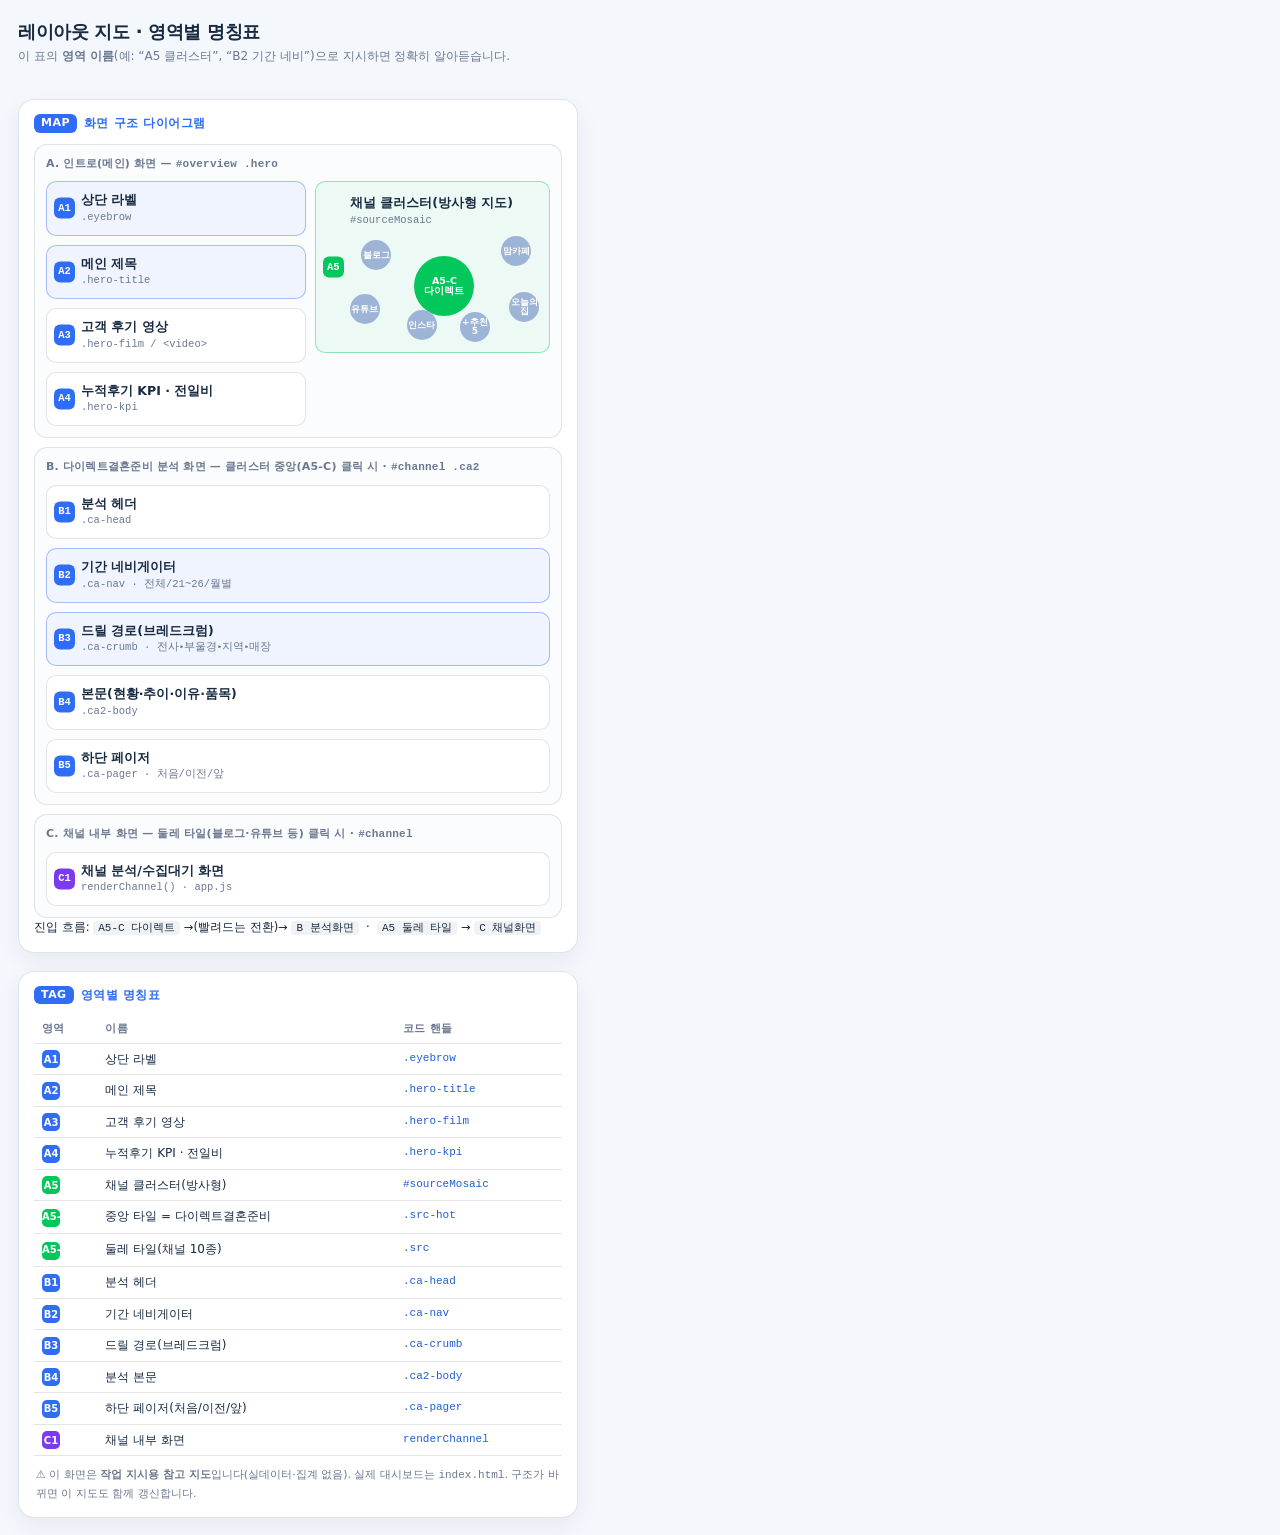
<file: web/layout-map.html>
<!DOCTYPE html>
<html lang="ko">
<head>
  <meta charset="UTF-8" />
  <meta name="viewport" content="width=device-width, initial-scale=1.0" />
  <title>레이아웃 지도 · 영역별 명칭표 — Viral Monitor</title>
  <style>
    :root{
      --bg:#f4f7fc; --surface:#fff; --text:#172a42; --muted:#6b7890;
      --accent:#2f6df6; --line:rgba(23,42,66,.12);
      --s:#1f5fd0; --l:#d23b54; --green:#03c75a;
    }
    *{box-sizing:border-box;}
    body{
      margin:0; font-family:"Noto Sans KR",system-ui,sans-serif;
      background:var(--bg); color:var(--text); padding:18px;
      font-size:14px; line-height:1.5;
    }
    h1{font-size:18px; font-weight:900; letter-spacing:-.02em; margin:0 0 2px;}
    .sub{font-size:12px; color:var(--muted); margin:0 0 16px;}
    .wrap{display:flex; flex-direction:column; gap:18px; max-width:560px;}
    .panel{
      background:var(--surface); border:1px solid var(--line); border-radius:16px;
      padding:14px 15px; box-shadow:0 8px 24px rgba(23,42,66,.06);
    }
    .ptit{font-size:12px; font-weight:900; letter-spacing:.04em; color:var(--accent);
      margin:0 0 11px; display:flex; align-items:center; gap:7px;}
    .ptit .pin{background:var(--accent); color:#fff; border-radius:6px; font-size:11px;
      padding:1px 7px; font-weight:900;}

    /* 다이어그램 박스 */
    .map{display:flex; flex-direction:column; gap:9px;}
    .scr{border:1.5px solid var(--line); border-radius:13px; padding:11px; background:#fbfcfe;}
    .scr-h{font-size:11px; font-weight:900; color:var(--muted); margin:0 0 9px; letter-spacing:.02em;}
    .row{display:flex; gap:9px;}
    .col{flex:1; display:flex; flex-direction:column; gap:9px; min-width:0;}
    .zone{
      position:relative; border-radius:10px; padding:9px 10px 9px 34px; min-height:42px;
      background:#fff; border:1px solid var(--line); display:flex; flex-direction:column; justify-content:center;
    }
    .zone .tag{
      position:absolute; left:7px; top:50%; transform:translateY(-50%);
      width:21px; height:21px; border-radius:6px; background:var(--accent); color:#fff;
      font-size:10.5px; font-weight:900; display:grid; place-items:center;
    }
    .zone b{font-size:12.5px; font-weight:800;}
    .zone span{font-size:10.5px; color:var(--muted); font-family:ui-monospace,monospace;}
    .zone.accent{border-color:rgba(47,109,246,.4); background:rgba(47,109,246,.05);}
    .zone.cluster{border-color:rgba(3,199,90,.4); background:rgba(3,199,90,.06);}
    .zone .tag.g{background:var(--green);}
    .zone .tag.k{background:#7c3aed;}

    /* 클러스터 미니 */
    .clu{position:relative; height:108px; margin-top:4px;}
    .clu .c{position:absolute; border-radius:50%; display:grid; place-items:center;
      font-size:9px; font-weight:800; color:#fff; text-align:center; line-height:1.05;}
    .clu .c.lead{width:60px; height:60px; left:calc(50% - 30px); top:24px; background:var(--green); font-size:9.5px;}
    .clu .c.sm{width:30px; height:30px; background:#9db4d6;}

    /* 명칭표 */
    table{width:100%; border-collapse:collapse; font-size:12px;}
    th,td{text-align:left; padding:6px 8px; border-bottom:1px solid var(--line); vertical-align:top;}
    th{font-size:10.5px; color:var(--muted); font-weight:800; letter-spacing:.03em;}
    td.k{font-family:ui-monospace,monospace; font-size:11px; color:var(--s); white-space:nowrap;}
    td .pin{display:inline-grid; place-items:center; width:18px; height:18px; border-radius:5px;
      background:var(--accent); color:#fff; font-size:10px; font-weight:900; margin-right:2px;}
    .pin.g{background:var(--green);} .pin.k{background:#7c3aed;}
    .note{font-size:11px; color:var(--muted); margin:10px 2px 0; line-height:1.6;}
    .flow{font-size:11.5px; color:var(--text); margin:0; line-height:1.7;}
    .flow code{background:rgba(23,42,66,.06); border-radius:4px; padding:1px 5px; font-size:11px;}
  </style>
</head>
<body>
  <div class="wrap">
    <div>
      <h1>레이아웃 지도 · 영역별 명칭표</h1>
      <p class="sub">이 표의 <b>영역 이름</b>(예: “A5 클러스터”, “B2 기간 네비”)으로 지시하면 정확히 알아듣습니다.</p>
    </div>

    <!-- ===== 지도 ===== -->
    <div class="panel">
      <p class="ptit"><span class="pin">MAP</span> 화면 구조 다이어그램</p>
      <div class="map">

        <!-- A. 인트로 -->
        <div class="scr">
          <p class="scr-h">A. 인트로(메인) 화면 — <code>#overview .hero</code></p>
          <div class="row">
            <div class="col" style="flex:1.05;">
              <div class="zone accent"><span class="tag">A1</span><b>상단 라벨</b><span>.eyebrow</span></div>
              <div class="zone accent"><span class="tag">A2</span><b>메인 제목</b><span>.hero-title</span></div>
              <div class="zone"><span class="tag">A3</span><b>고객 후기 영상</b><span>.hero-film / &lt;video&gt;</span></div>
              <div class="zone"><span class="tag">A4</span><b>누적후기 KPI · 전일비</b><span>.hero-kpi</span></div>
            </div>
            <div class="col" style="flex:.95;">
              <div class="zone cluster" style="min-height:172px;">
                <span class="tag g">A5</span><b>채널 클러스터(방사형 지도)</b>
                <span>#sourceMosaic</span>
                <div class="clu">
                  <div class="c lead">A5-C<br>다이렉트</div>
                  <div class="c sm" style="left:6%;top:8px;">블로그</div>
                  <div class="c sm" style="right:4%;top:4px;">맘카페</div>
                  <div class="c sm" style="left:0;top:62px;">유튜브</div>
                  <div class="c sm" style="right:0;top:60px;">오늘의집</div>
                  <div class="c sm" style="left:30%;bottom:0;">인스타</div>
                  <div class="c sm" style="right:26%;bottom:-2px;">+추천5</div>
                </div>
              </div>
            </div>
          </div>
        </div>

        <!-- B. 카페 분석 -->
        <div class="scr">
          <p class="scr-h">B. 다이렉트결혼준비 분석 화면 — 클러스터 중앙(A5-C) 클릭 시 · <code>#channel .ca2</code></p>
          <div class="col">
            <div class="zone"><span class="tag">B1</span><b>분석 헤더</b><span>.ca-head</span></div>
            <div class="zone accent"><span class="tag">B2</span><b>기간 네비게이터</b><span>.ca-nav · 전체/21~26/월별</span></div>
            <div class="zone accent"><span class="tag">B3</span><b>드릴 경로(브레드크럼)</b><span>.ca-crumb · 전사▸부울경▸지역▸매장</span></div>
            <div class="zone"><span class="tag">B4</span><b>본문(현황·추이·이유·품목)</b><span>.ca2-body</span></div>
            <div class="zone"><span class="tag">B5</span><b>하단 페이저</b><span>.ca-pager · 처음/이전/앞</span></div>
          </div>
        </div>

        <!-- C. 채널 내부 -->
        <div class="scr">
          <p class="scr-h">C. 채널 내부 화면 — 둘레 타일(블로그·유튜브 등) 클릭 시 · <code>#channel</code></p>
          <div class="zone"><span class="tag k">C1</span><b>채널 분석/수집대기 화면</b><span>renderChannel() · app.js</span></div>
        </div>

      </div>
      <p class="flow">진입 흐름: <code>A5-C 다이렉트</code> →(빨려드는 전환)→ <code>B 분석화면</code> &nbsp;·&nbsp; <code>A5 둘레 타일</code> → <code>C 채널화면</code></p>
    </div>

    <!-- ===== 명칭표 ===== -->
    <div class="panel">
      <p class="ptit"><span class="pin">TAG</span> 영역별 명칭표</p>
      <table>
        <thead><tr><th>영역</th><th>이름</th><th>코드 핸들</th></tr></thead>
        <tbody>
          <tr><td><span class="pin">A1</span></td><td>상단 라벨</td><td class="k">.eyebrow</td></tr>
          <tr><td><span class="pin">A2</span></td><td>메인 제목</td><td class="k">.hero-title</td></tr>
          <tr><td><span class="pin">A3</span></td><td>고객 후기 영상</td><td class="k">.hero-film</td></tr>
          <tr><td><span class="pin">A4</span></td><td>누적후기 KPI · 전일비</td><td class="k">.hero-kpi</td></tr>
          <tr><td><span class="pin g">A5</span></td><td>채널 클러스터(방사형)</td><td class="k">#sourceMosaic</td></tr>
          <tr><td><span class="pin g">A5-C</span></td><td>중앙 타일 = 다이렉트결혼준비</td><td class="k">.src-hot</td></tr>
          <tr><td><span class="pin g">A5-R</span></td><td>둘레 타일(채널 10종)</td><td class="k">.src</td></tr>
          <tr><td><span class="pin">B1</span></td><td>분석 헤더</td><td class="k">.ca-head</td></tr>
          <tr><td><span class="pin">B2</span></td><td>기간 네비게이터</td><td class="k">.ca-nav</td></tr>
          <tr><td><span class="pin">B3</span></td><td>드릴 경로(브레드크럼)</td><td class="k">.ca-crumb</td></tr>
          <tr><td><span class="pin">B4</span></td><td>분석 본문</td><td class="k">.ca2-body</td></tr>
          <tr><td><span class="pin">B5</span></td><td>하단 페이저(처음/이전/앞)</td><td class="k">.ca-pager</td></tr>
          <tr><td><span class="pin k">C1</span></td><td>채널 내부 화면</td><td class="k">renderChannel</td></tr>
        </tbody>
      </table>
      <p class="note">⚠ 이 화면은 <b>작업 지시용 참고 지도</b>입니다(실데이터·집계 없음). 실제 대시보드는 <code>index.html</code>. 구조가 바뀌면 이 지도도 함께 갱신합니다.</p>
    </div>
  </div>
</body>
</html>
</file>
